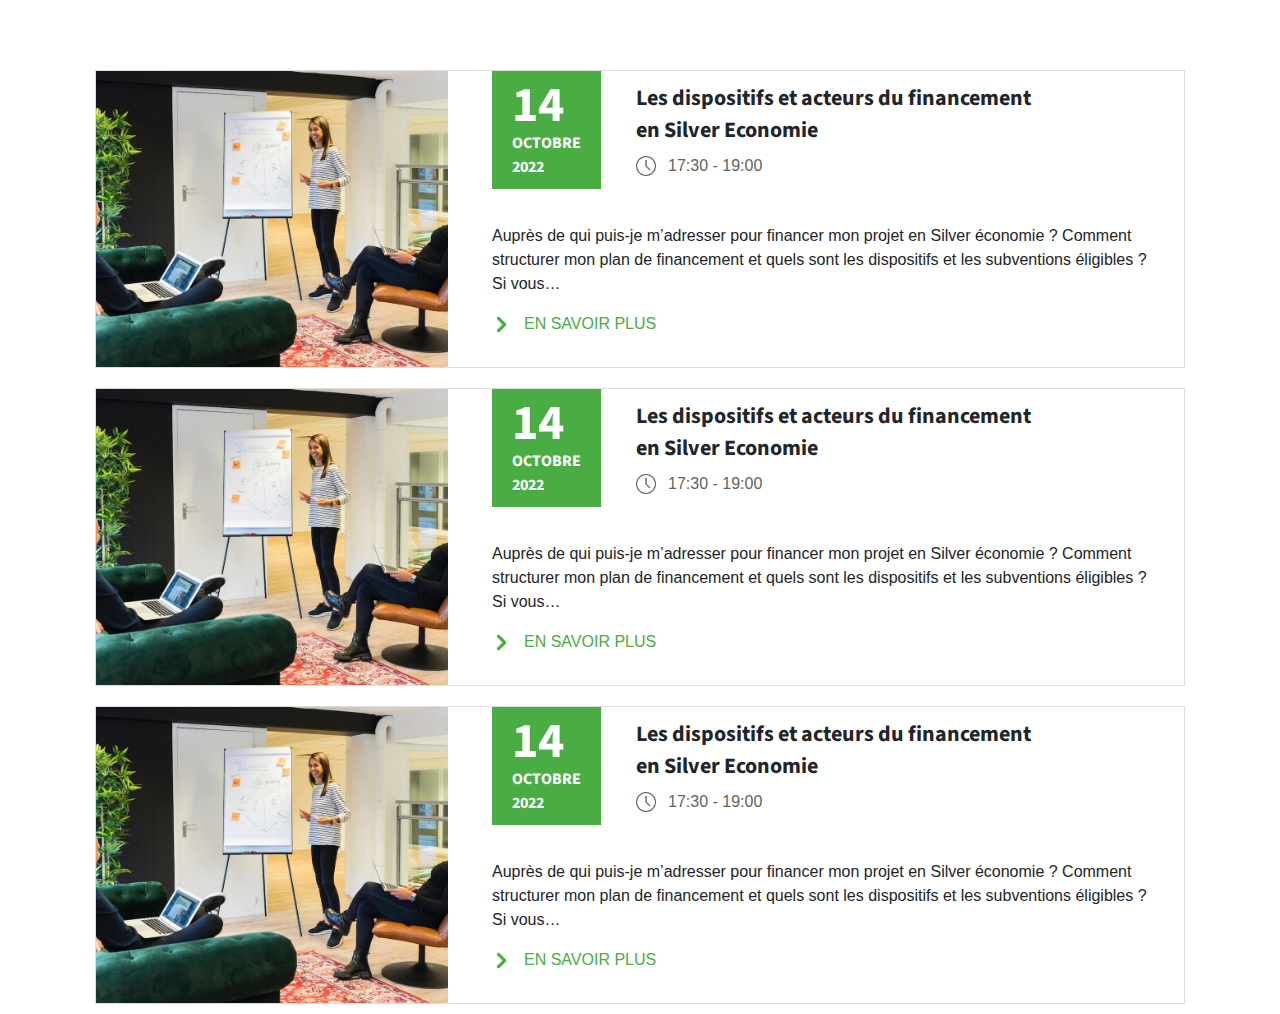
<file: tease-agenda.html>
<!DOCTYPE html>
<html lang="en">
<head>
    <meta charset="UTF-8">
    <meta http-equiv="X-UA-Compatible" content="IE=edge">
    <meta name="viewport" content="width=device-width, initial-scale=1.0">
    <link rel="stylesheet" href="https://cdn.jsdelivr.net/npm/bootstrap@4.6.2/dist/css/bootstrap.min.css" integrity="sha384-xOolHFLEh07PJGoPkLv1IbcEPTNtaed2xpHsD9ESMhqIYd0nLMwNLD69Npy4HI+N" crossorigin="anonymous">
    <script src="https://cdn.jsdelivr.net/npm/bootstrap@4.6.2/dist/js/bootstrap.bundle.min.js" integrity="sha384-Fy6S3B9q64WdZWQUiU+q4/2Lc9npb8tCaSX9FK7E8HnRr0Jz8D6OP9dO5Vg3Q9ct" crossorigin="anonymous"></script>
    <link rel="stylesheet" href="css/style.css">
    <title>Euralimentaire</title>
</head>
<body>


    <div class="container archive-agenda">
        
        <div class="article col-12">
            <div class="post">
    
                <div class="post-thumbnail">
                    <img class="post-img"src="/img/meeting.jpg" alt="">
                    <span class="post-date">
                        <p>14</p>
                        <p>OCTOBRE</p>
                        <p>2022</p>
                    </span>
                </div>

                <div class="post-content-article">

                    <header class="post-header">
                        <div class="post-content-header">
                            <span class="post-date">
                                <p>14</p>
                                <p>OCTOBRE</p>
                                <p>2022</p>
                            </span>
                            <div class="post-content-infos">
                                <h2 class="post-title">Les dispositifs et acteurs du financement en Silver Economie</h2>
                                <span class="post-hour">
                                    <img src="/img/clock.png" alt="">
                                    <p>17:30 - 19:00</p>
                                </span>
                            </div>
                        </div>
                    </header>
            
                    <section class="post-content">
                        <p class="post-excerpt">
                            Auprès de qui puis-je m’adresser pour financer mon projet en Silver économie ? Comment structurer mon plan de financement et quels sont les dispositifs et les subventions éligibles ? Si vous…
                        </p>
                    </section>
            
                    <footer>
                        <div class="readmore">
                            <a class="post-link-agenda" href="#">
                                <img src="/img/right-chevron.png" alt="arrow right">
                                En savoir plus
                            </a>
                        </div>
                    </footer>

                </div>
        
            </div>
        </div>

        <div class="article col-12">
            <div class="post">
    
                <div class="post-thumbnail">
                    <img class="post-img"src="/img/meeting.jpg" alt="">
                    <span class="post-date">
                        <p>14</p>
                        <p>OCTOBRE</p>
                        <p>2022</p>
                    </span>
                </div>

                <div class="post-content-article">

                    <header class="post-header">
                        <div class="post-content-header">
                            <span class="post-date">
                                <p>14</p>
                                <p>OCTOBRE</p>
                                <p>2022</p>
                            </span>
                            <div class="post-content-infos">
                                <h2 class="post-title">Les dispositifs et acteurs du financement en Silver Economie</h2>
                                <span class="post-hour">
                                    <img src="/img/clock.png" alt="">
                                    <p>17:30 - 19:00</p>
                                </span>
                            </div>
                        </div>
                    </header>
            
                    <section class="post-content">
                        <p class="post-excerpt">
                            Auprès de qui puis-je m’adresser pour financer mon projet en Silver économie ? Comment structurer mon plan de financement et quels sont les dispositifs et les subventions éligibles ? Si vous…
                        </p>
                    </section>
            
                    <footer>
                        <div class="readmore">
                            <a class="post-link-agenda" href="#">
                                <img src="/img/right-chevron.png" alt="arrow right">
                                En savoir plus
                            </a>
                        </div>
                    </footer>

                </div>
        
            </div>
        </div>

        <div class="article col-12">
            <div class="post">
    
                <div class="post-thumbnail">
                    <img class="post-img"src="/img/meeting.jpg" alt="">
                    <span class="post-date">
                        <p>14</p>
                        <p>OCTOBRE</p>
                        <p>2022</p>
                    </span>
                </div>

                <div class="post-content-article">

                    <header class="post-header">
                        <div class="post-content-header">
                            <span class="post-date">
                                <p>14</p>
                                <p>OCTOBRE</p>
                                <p>2022</p>
                            </span>
                            <div class="post-content-infos">
                                <h2 class="post-title">Les dispositifs et acteurs du financement en Silver Economie</h2>
                                <span class="post-hour">
                                    <img src="/img/clock.png" alt="">
                                    <p>17:30 - 19:00</p>
                                </span>
                            </div>
                        </div>
                    </header>
            
                    <section class="post-content">
                        <p class="post-excerpt">
                            Auprès de qui puis-je m’adresser pour financer mon projet en Silver économie ? Comment structurer mon plan de financement et quels sont les dispositifs et les subventions éligibles ? Si vous…
                        </p>
                    </section>
            
                    <footer>
                        <div class="readmore">
                            <a class="post-link-agenda" href="#">
                                <img src="/img/right-chevron.png" alt="arrow right">
                                En savoir plus
                            </a>
                        </div>
                    </footer>

                </div>
        
            </div>
        </div>

    </div>

</body>
</html>
</file>
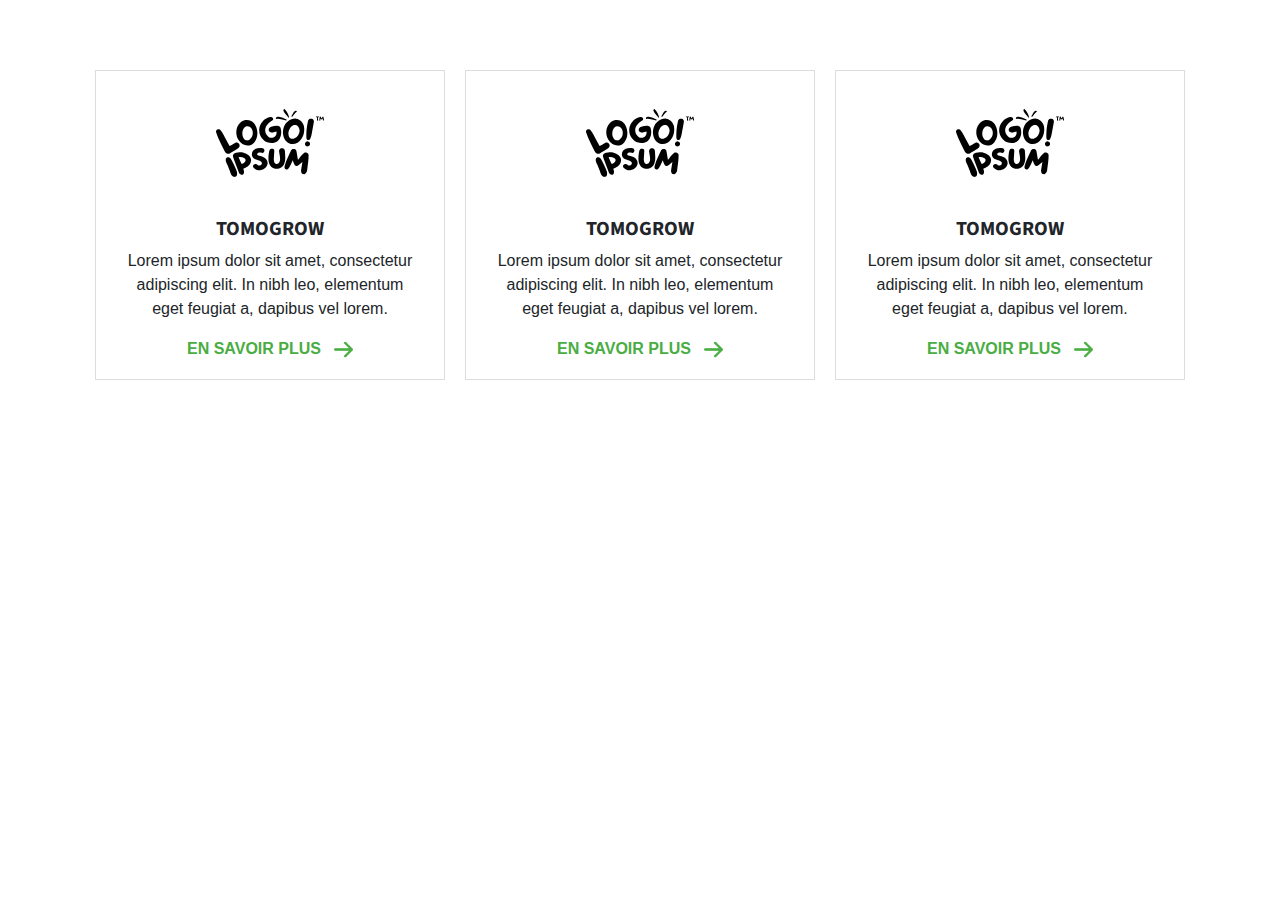
<file: tease.html>
<!DOCTYPE html>
<html lang="en">
<head>
    <meta charset="UTF-8">
    <meta http-equiv="X-UA-Compatible" content="IE=edge">
    <meta name="viewport" content="width=device-width, initial-scale=1.0">
    <link rel="stylesheet" href="https://cdn.jsdelivr.net/npm/bootstrap@4.6.2/dist/css/bootstrap.min.css" integrity="sha384-xOolHFLEh07PJGoPkLv1IbcEPTNtaed2xpHsD9ESMhqIYd0nLMwNLD69Npy4HI+N" crossorigin="anonymous">
    <script src="https://cdn.jsdelivr.net/npm/bootstrap@4.6.2/dist/js/bootstrap.bundle.min.js" integrity="sha384-Fy6S3B9q64WdZWQUiU+q4/2Lc9npb8tCaSX9FK7E8HnRr0Jz8D6OP9dO5Vg3Q9ct" crossorigin="anonymous"></script>
    <link rel="stylesheet" href="css/style.css">
    <title>Euralimentaire</title>
</head>
<body>


    <div class="container archive-articles d-flex">
        
        <div class="article col-md-6 col-lg-4">
            <div class="post">
    
                <header class="post-header">
                    <img class="post-img"src="/img/logoipsum-284.svg" alt="">
                    <h2 class="post-title">TOMOGROW</h2>
                </header>
        
                <section class="post-content">
                    <p class="post-excerpt">
                        Lorem ipsum dolor sit amet, consectetur adipiscing elit. In nibh leo, 
                        elementum eget feugiat a, dapibus vel lorem.
                    </p>
                </section>
        
                <footer>
                    <div class="readmore">
                        <a href="#">
                            En savoir plus
                            <img src="/img/arrow-right.png" alt="arrow right">
                        </a>
                    </div>
                </footer>
        
            </div>
        </div>

        <div class="article col-md-6 col-lg-4">
            <div class="post">
    
                <header class="post-header">
                    <img class="post-img"src="/img/logoipsum-284.svg" alt="">
                    <h2 class="post-title">TOMOGROW</h2>
                </header>
        
                <section class="post-content">
                    <p class="post-excerpt">
                        Lorem ipsum dolor sit amet, consectetur adipiscing elit. In nibh leo, 
                        elementum eget feugiat a, dapibus vel lorem.
                    </p>
                </section>
        
                <footer>
                    <div class="readmore">
                        <a href="#">
                            En savoir plus
                            <img src="/img/arrow-right.png" alt="arrow right">
                        </a>
                    </div>
                </footer>
        
            </div>
        </div>

        <div class="article col-md-6 col-lg-4">
            <div class="post">
    
                <header class="post-header">
                    <img class="post-img"src="/img/logoipsum-284.svg" alt="">
                    <h2 class="post-title">TOMOGROW</h2>
                </header>
        
                <section class="post-content">
                    <p class="post-excerpt">
                        Lorem ipsum dolor sit amet, consectetur adipiscing elit. In nibh leo, 
                        elementum eget feugiat a, dapibus vel lorem.
                    </p>
                </section>
        
                <footer>
                    <div class="readmore">
                        <a href="#">
                            En savoir plus
                            <img src="/img/arrow-right.png" alt="arrow right">
                        </a>
                    </div>
                </footer>
        
            </div>
        </div>

    </div>

</body>
</html>
</file>
